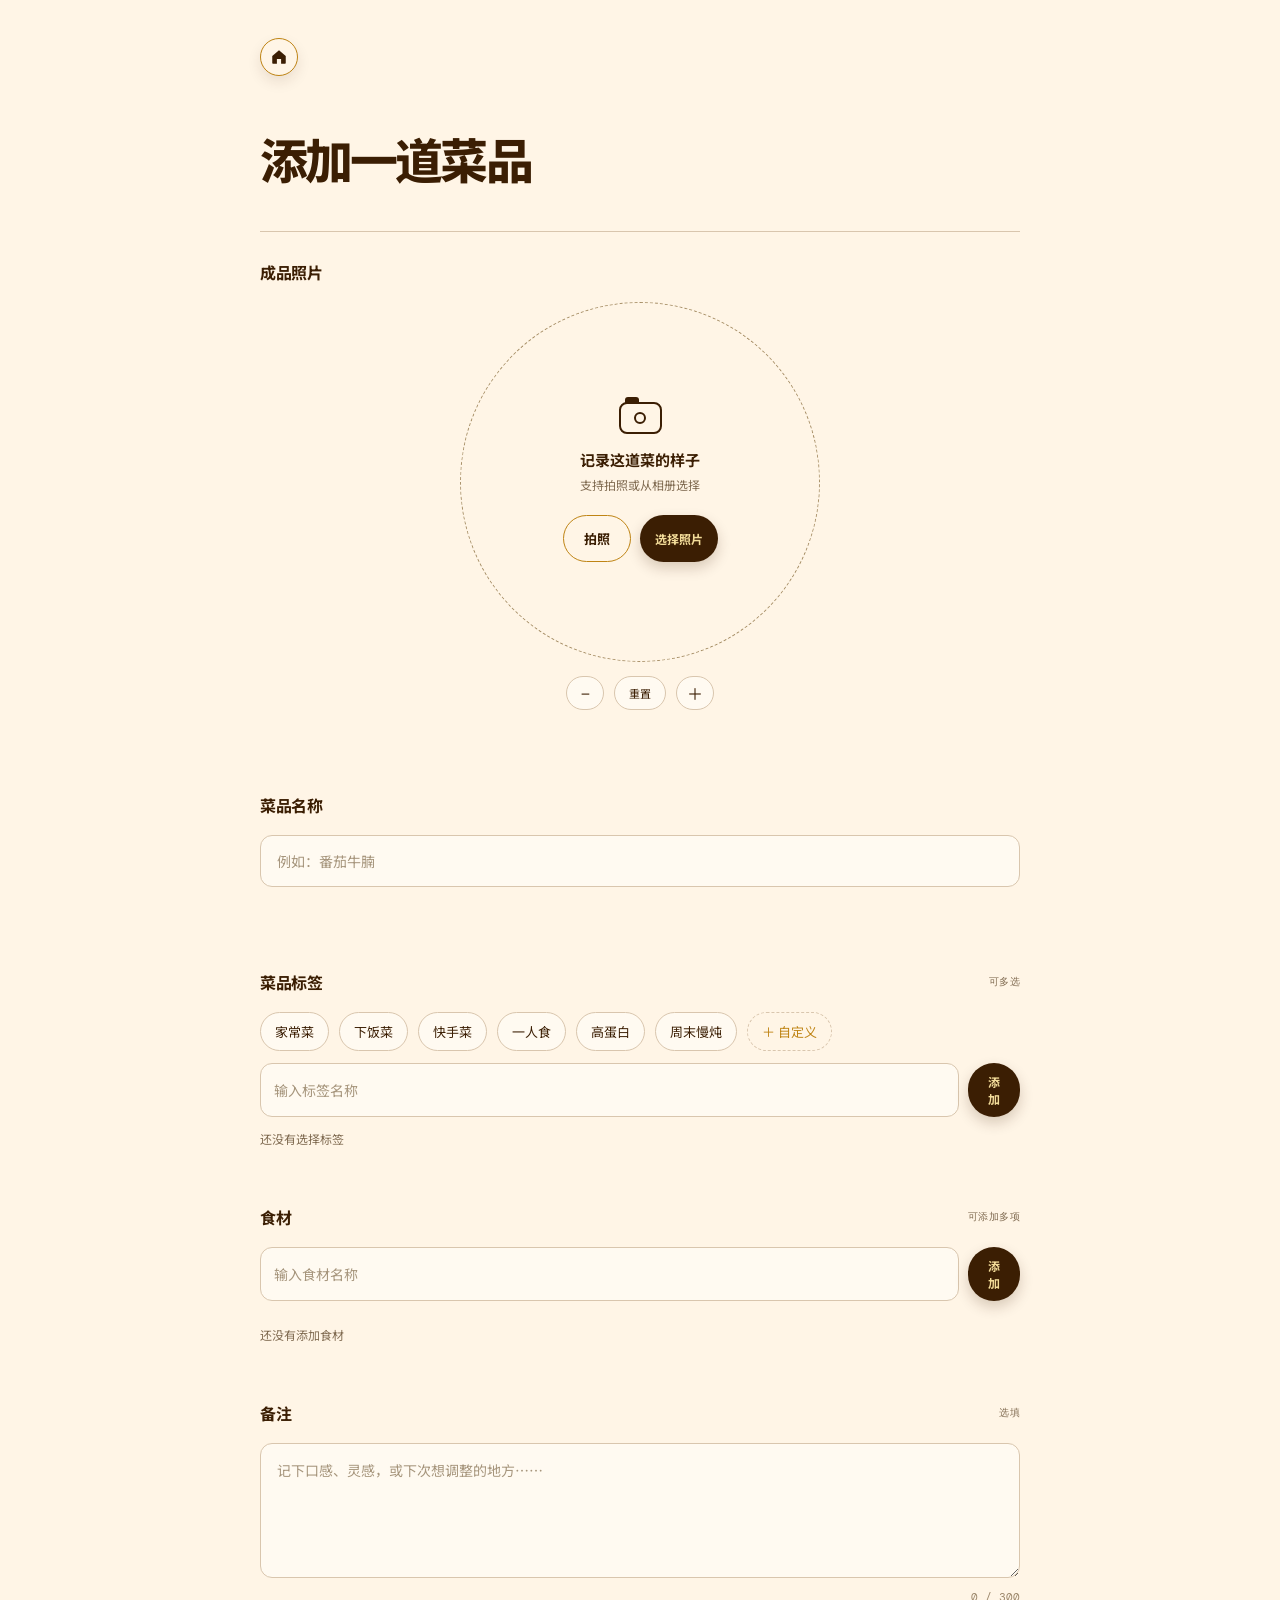
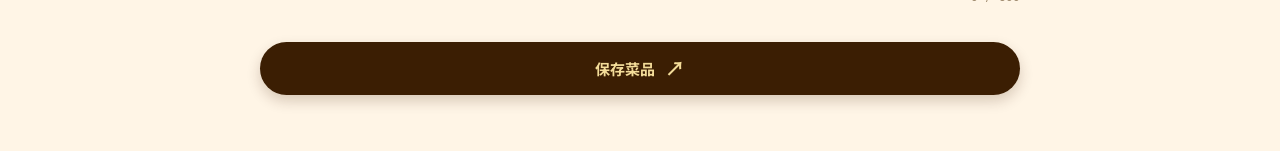
<file: outputs/index.html>
<!doctype html>
<html lang="zh-CN">
  <head>
    <meta charset="UTF-8" />
    <meta name="viewport" content="width=device-width, initial-scale=1, viewport-fit=cover" />
    <meta name="theme-color" content="#fbfaf7" />
    <script>
      if (window.location.pathname === '/') window.location.replace('/home');
    </script>
    <title>添加菜品 · Kitchen Workspace</title>
    <link rel="preconnect" href="https://fonts.googleapis.com" />
    <link rel="preconnect" href="https://fonts.gstatic.com" crossorigin />
    <link href="https://fonts.googleapis.com/css2?family=DM+Mono:wght@400;500&family=Manrope:wght@400;500;600;700;800&family=Noto+Sans+SC:wght@400;500;600;700;800&display=swap" rel="stylesheet" />
    <link rel="stylesheet" href="styles.css" />
  </head>
  <body>
    <main class="page-shell">
      <a class="home-button" href="/home" aria-label="返回主页" title="返回主页">
        <svg viewBox="0 0 24 24" aria-hidden="true"><path d="M3 10.8 12 3l9 7.8v9.2a1 1 0 0 1-1 1h-5.2v-6.2H9.2V21H4a1 1 0 0 1-1-1v-9.2Z"/></svg>
      </a>
      <section class="intro" aria-labelledby="page-title">
        <h1 id="page-title">添加一道菜品</h1>
      </section>

      <form id="dish-form" novalidate>
        <section class="form-section photo-section">
          <div class="section-heading">
            <div><h2>成品照片</h2></div>
          </div>
          <div class="photo-card" id="photo-card">
            <div class="photo-placeholder" id="photo-placeholder">
              <div class="camera-icon" aria-hidden="true"><span></span></div>
              <strong>记录这道菜的样子</strong>
              <span>支持拍照或从相册选择</span>
              <div class="photo-actions">
                <button class="secondary-button" type="button" id="camera-button">拍照</button>
                <button class="primary-button small" type="button" id="album-button">选择照片</button>
              </div>
            </div>
            <img id="photo-preview" alt="菜品照片预览" />
            <button class="remove-photo" type="button" id="remove-photo" aria-label="移除照片">×</button>
          </div>
          <div class="photo-adjust-controls" id="photo-adjust-controls" hidden>
            <button type="button" id="zoom-out" aria-label="缩小照片">−</button>
            <button type="button" id="reset-photo" aria-label="重置照片位置和缩放">重置</button>
            <button type="button" id="zoom-in" aria-label="放大照片">＋</button>
          </div>
          <input id="camera-input" type="file" accept="image/*" capture="environment" hidden />
          <input id="album-input" type="file" accept="image/*" hidden />
          <p class="field-error" id="photo-error" role="alert"></p>
        </section>

        <section class="form-section">
          <div class="section-heading">
            <div><h2>菜品名称</h2></div>
          </div>
          <label class="sr-only" for="dish-name">菜品名称</label>
          <input class="text-input" id="dish-name" name="dish-name" type="text" maxlength="40" placeholder="例如：番茄牛腩" autocomplete="off" />
          <p class="field-error" id="name-error" role="alert"></p>
        </section>

        <section class="form-section">
          <div class="section-heading">
            <div><h2>菜品标签</h2></div>
            <span class="optional-label">可多选</span>
          </div>
          <div class="tag-list" id="tag-list" aria-label="菜品标签">
            <button type="button" class="tag" data-tag="家常菜">家常菜</button>
            <button type="button" class="tag" data-tag="下饭菜">下饭菜</button>
            <button type="button" class="tag" data-tag="快手菜">快手菜</button>
            <button type="button" class="tag" data-tag="一人食">一人食</button>
            <button type="button" class="tag" data-tag="高蛋白">高蛋白</button>
            <button type="button" class="tag" data-tag="周末慢炖">周末慢炖</button>
            <button type="button" class="tag add-tag" id="add-tag">＋ 自定义</button>
          </div>
          <div class="custom-tag-row" id="custom-tag-row" hidden>
            <label class="sr-only" for="custom-tag">输入自定义标签</label>
            <input class="text-input compact" id="custom-tag" type="text" maxlength="12" placeholder="输入标签名称" />
            <button class="primary-button small" type="button" id="confirm-tag">添加</button>
          </div>
          <p class="selected-hint" id="selected-hint">还没有选择标签</p>
        </section>

        <section class="form-section ingredients-section">
          <div class="section-heading">
            <div><h2>食材</h2></div>
            <span class="optional-label">可添加多项</span>
          </div>
          <div class="custom-tag-row ingredient-input-row">
            <label class="sr-only" for="ingredient-input">输入食材名称</label>
            <input class="text-input compact" id="ingredient-input" type="text" maxlength="20" placeholder="输入食材名称" />
            <button class="primary-button small" type="button" id="add-ingredient">添加</button>
          </div>
          <div class="tag-list ingredient-list" id="ingredient-list" aria-label="已添加食材"></div>
          <p class="selected-hint" id="ingredient-hint">还没有添加食材</p>
        </section>

        <section class="form-section notes-section">
          <div class="section-heading">
            <div><h2>备注</h2></div>
            <span class="optional-label">选填</span>
          </div>
          <label class="sr-only" for="notes">备注</label>
          <textarea class="text-input textarea" id="notes" name="notes" maxlength="300" placeholder="记下口感、灵感，或下次想调整的地方……"></textarea>
          <div class="character-count"><span id="character-count">0</span> / 300</div>
        </section>

        <div class="form-footer">
          <button class="primary-button save-button" type="submit"><span>保存菜品</span><span class="arrow">↗</span></button>
        </div>
        <div class="feedback" id="feedback" role="status" aria-live="polite"></div>
      </form>
    </main>
    <script src="runtime-config.js"></script>
    <script type="module" src="app.js"></script>
  </body>
</html>
</file>
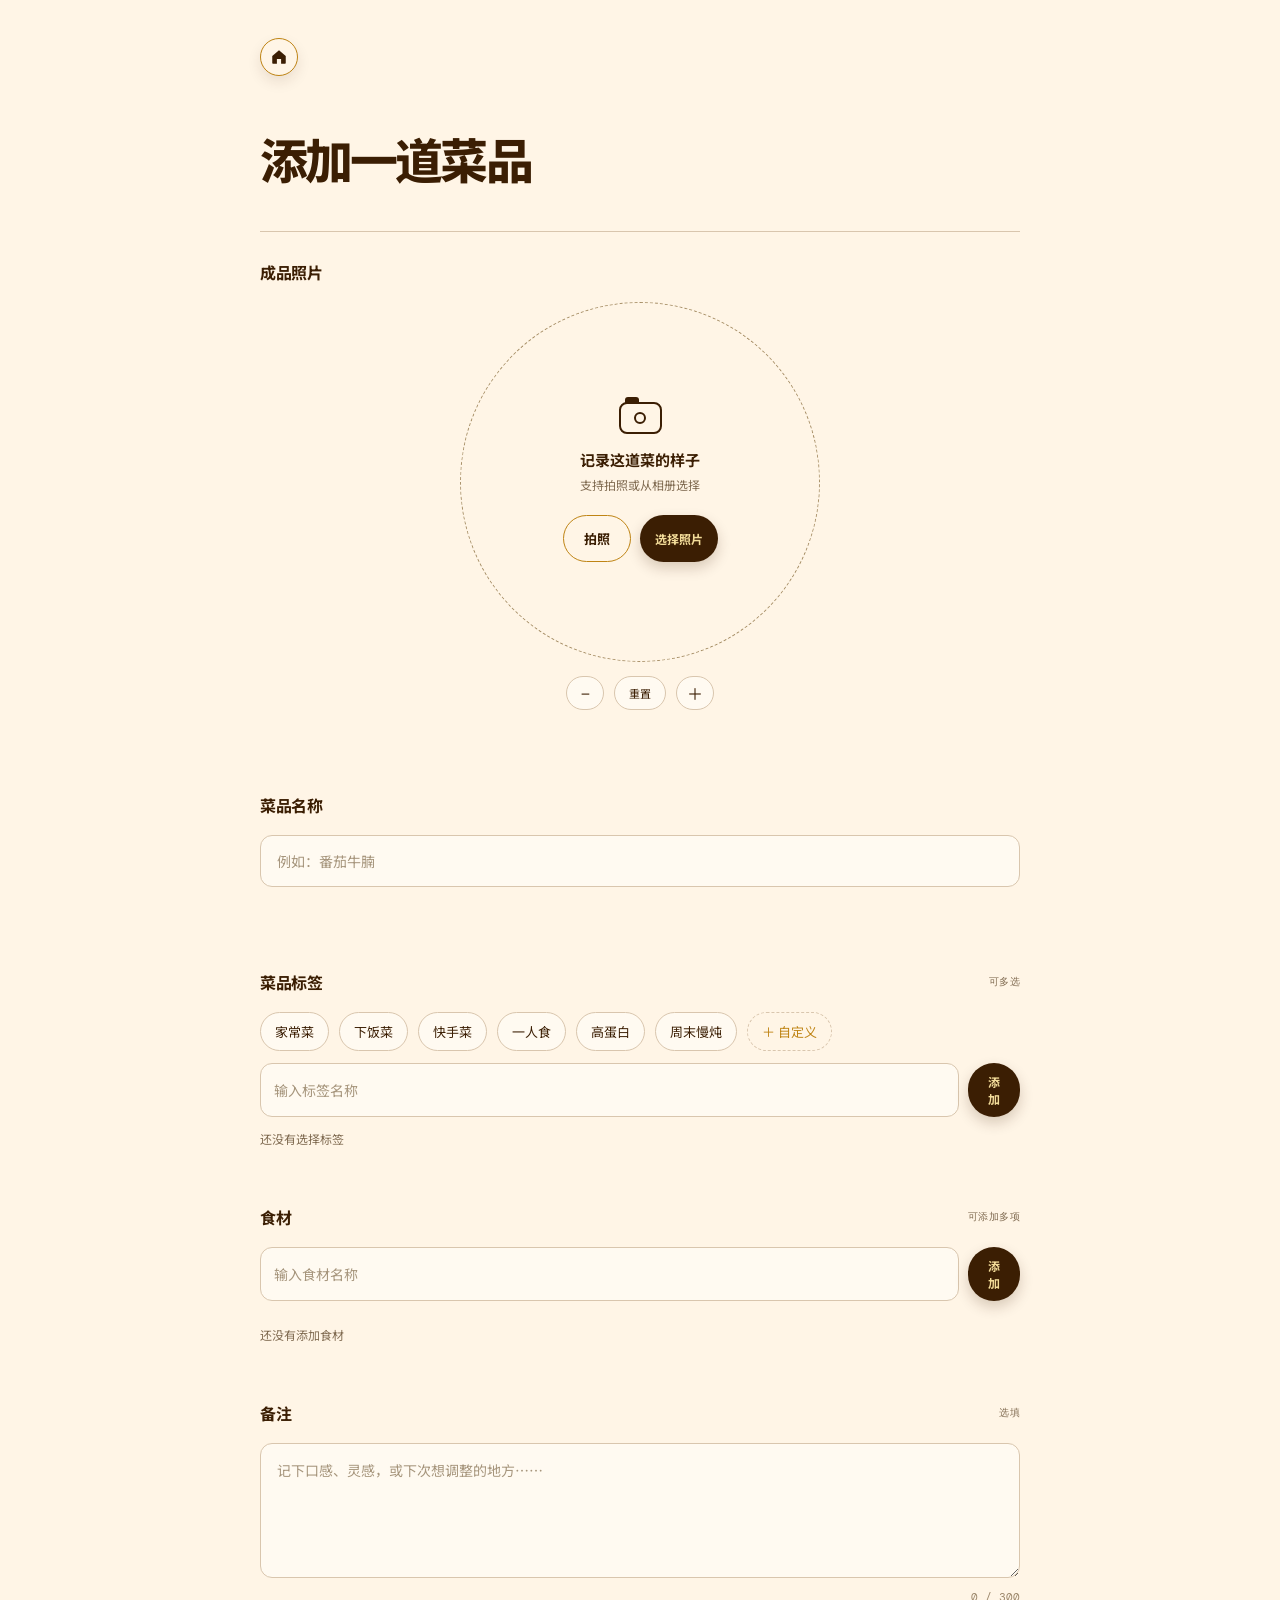
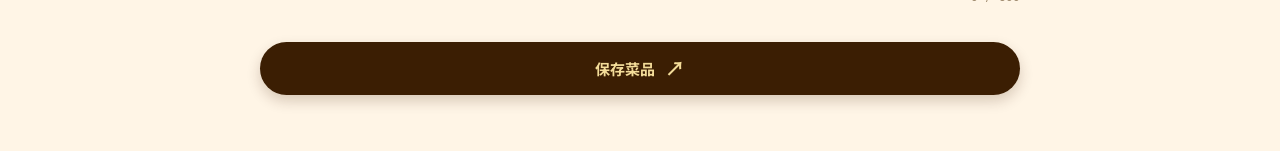
<file: outputs/add.html>
<!doctype html>
<html lang="zh-CN">
  <head>
    <meta charset="UTF-8" />
    <meta name="viewport" content="width=device-width, initial-scale=1, viewport-fit=cover" />
    <meta name="theme-color" content="#fbfaf7" />
    <title>添加菜品 · Kitchen Workspace</title>
    <link rel="preconnect" href="https://fonts.googleapis.com" />
    <link rel="preconnect" href="https://fonts.gstatic.com" crossorigin />
    <link href="https://fonts.googleapis.com/css2?family=DM+Mono:wght@400;500&family=Manrope:wght@400;500;600;700;800&family=Noto+Sans+SC:wght@400;500;600;700;800&display=swap" rel="stylesheet" />
    <link rel="stylesheet" href="styles.css" />
  </head>
  <body>
    <main class="page-shell">
      <a class="home-button" href="/home" aria-label="返回主页" title="返回主页">
        <svg viewBox="0 0 24 24" aria-hidden="true"><path d="M3 10.8 12 3l9 7.8v9.2a1 1 0 0 1-1 1h-5.2v-6.2H9.2V21H4a1 1 0 0 1-1-1v-9.2Z"/></svg>
      </a>
      <section class="intro" aria-labelledby="page-title">
        <h1 id="page-title">添加一道菜品</h1>
      </section>

      <form id="dish-form" novalidate>
        <section class="form-section photo-section">
          <div class="section-heading"><div><h2>成品照片</h2></div></div>
          <div class="photo-card" id="photo-card">
            <div class="photo-placeholder" id="photo-placeholder">
              <div class="camera-icon" aria-hidden="true"><span></span></div>
              <strong>记录这道菜的样子</strong>
              <span>支持拍照或从相册选择</span>
              <div class="photo-actions">
                <button class="secondary-button" type="button" id="camera-button">拍照</button>
                <button class="primary-button small" type="button" id="album-button">选择照片</button>
              </div>
            </div>
            <img id="photo-preview" alt="菜品照片预览" />
            <button class="remove-photo" type="button" id="remove-photo" aria-label="移除照片">×</button>
          </div>
          <div class="photo-adjust-controls" id="photo-adjust-controls" hidden>
            <button type="button" id="zoom-out" aria-label="缩小照片">−</button>
            <button type="button" id="reset-photo" aria-label="重置照片位置和缩放">重置</button>
            <button type="button" id="zoom-in" aria-label="放大照片">＋</button>
          </div>
          <input id="camera-input" type="file" accept="image/*" capture="environment" hidden />
          <input id="album-input" type="file" accept="image/*" hidden />
          <p class="field-error" id="photo-error" role="alert"></p>
        </section>

        <section class="form-section">
          <div class="section-heading"><div><h2>菜品名称</h2></div></div>
          <label class="sr-only" for="dish-name">菜品名称</label>
          <input class="text-input" id="dish-name" name="dish-name" type="text" maxlength="40" placeholder="例如：番茄牛腩" autocomplete="off" />
          <p class="field-error" id="name-error" role="alert"></p>
        </section>

        <section class="form-section">
          <div class="section-heading"><div><h2>菜品标签</h2></div><span class="optional-label">可多选</span></div>
          <div class="tag-list" id="tag-list" aria-label="菜品标签">
            <button type="button" class="tag" data-tag="家常菜">家常菜</button>
            <button type="button" class="tag" data-tag="下饭菜">下饭菜</button>
            <button type="button" class="tag" data-tag="快手菜">快手菜</button>
            <button type="button" class="tag" data-tag="一人食">一人食</button>
            <button type="button" class="tag" data-tag="高蛋白">高蛋白</button>
            <button type="button" class="tag" data-tag="周末慢炖">周末慢炖</button>
            <button type="button" class="tag add-tag" id="add-tag">＋ 自定义</button>
          </div>
          <div class="custom-tag-row" id="custom-tag-row" hidden>
            <label class="sr-only" for="custom-tag">输入自定义标签</label>
            <input class="text-input compact" id="custom-tag" type="text" maxlength="12" placeholder="输入标签名称" />
            <button class="primary-button small" type="button" id="confirm-tag">添加</button>
          </div>
          <p class="selected-hint" id="selected-hint">还没有选择标签</p>
        </section>

        <section class="form-section ingredients-section">
          <div class="section-heading"><div><h2>食材</h2></div><span class="optional-label">可添加多项</span></div>
          <div class="custom-tag-row ingredient-input-row">
            <label class="sr-only" for="ingredient-input">输入食材名称</label>
            <input class="text-input compact" id="ingredient-input" type="text" maxlength="20" placeholder="输入食材名称" />
            <button class="primary-button small" type="button" id="add-ingredient">添加</button>
          </div>
          <div class="tag-list ingredient-list" id="ingredient-list" aria-label="已添加食材"></div>
          <p class="selected-hint" id="ingredient-hint">还没有添加食材</p>
        </section>

        <section class="form-section notes-section">
          <div class="section-heading"><div><h2>备注</h2></div><span class="optional-label">选填</span></div>
          <label class="sr-only" for="notes">备注</label>
          <textarea class="text-input textarea" id="notes" name="notes" maxlength="300" placeholder="记下口感、灵感，或下次想调整的地方……"></textarea>
          <div class="character-count"><span id="character-count">0</span> / 300</div>
        </section>

        <div class="form-footer">
          <button class="primary-button save-button" type="submit"><span>保存菜品</span><span class="arrow">↗</span></button>
        </div>
        <div class="feedback" id="feedback" role="status" aria-live="polite"></div>
      </form>
    </main>
    <script src="runtime-config.js"></script>
    <script type="module" src="app.js"></script>
  </body>
</html>
</file>
<file: outputs/styles.css>
:root{--ink:#3b1e03;--muted:#806b51;--line:#d9c6ae;--paper:#fff5e6;--cream:#fff5e6;--green:#3b1e03;--green-dark:#281300;--lime:#f3dc99;--gold:#bf8414;--error:#a64f2d;--shadow:0 18px 45px rgba(59,30,3,.12)}
.home-button{display:grid;place-items:center;width:38px;height:38px;border:1px solid var(--gold);border-radius:50%;background:var(--cream);color:var(--ink);text-decoration:none;box-shadow:0 6px 14px rgba(59,30,3,.1);transition:.2s}.home-button:hover,.home-button:focus-visible{background:var(--gold);color:var(--paper);transform:translateY(-1px);outline:none}.home-button svg{width:18px;height:18px;fill:currentColor}
.form-section.form-section{border-top:0}
.form-section.form-section:first-child{border-top:1px solid var(--line)}
.ingredient-list{margin-top:12px}
.photo-section .photo-card{width:min(100%,360px);aspect-ratio:1;min-height:0;margin:0 auto;border-radius:50%;touch-action:none;cursor:grab}.photo-section .photo-card:active{cursor:grabbing}.photo-adjust-controls{display:flex;justify-content:center;align-items:center;gap:10px;margin:14px auto 0}.photo-adjust-controls button{min-width:38px;height:34px;border:1px solid var(--line);border-radius:99px;background:#fffaf1;color:var(--ink);font-size:16px}.photo-adjust-controls button:nth-child(2){padding:0 14px;font-size:11px}.photo-adjust-controls button:hover,.photo-adjust-controls button:focus-visible{border-color:var(--gold);outline:none}.photo-card img{transform:translate3d(var(--photo-x,0px),var(--photo-y,0px),0) scale(var(--photo-scale,1));transform-origin:center;user-select:none;pointer-events:none}.photo-placeholder{padding:24px}.photo-card.has-photo + .photo-adjust-controls{display:flex}@media (max-width:520px){.photo-section .photo-card{width:min(100%,320px)}}
*{box-sizing:border-box}html{background:var(--paper)}body{margin:0;color:var(--ink);font-family:"Noto Sans SC",Manrope,sans-serif;background:var(--paper)}button,input,textarea{font:inherit}button{cursor:pointer}.page-shell{width:min(100% - 40px,760px);margin:0 auto;padding:28px 0 56px}.topbar{display:flex;align-items:center;gap:10px;border-bottom:1px solid var(--line);padding-bottom:20px}.brand-mark{display:flex;align-items:flex-end;gap:3px;width:26px;height:25px}.brand-mark span{display:block;width:6px;border-radius:6px;background:var(--gold)}.brand-mark span:nth-child(1){height:13px}.brand-mark span:nth-child(2){height:21px}.brand-mark span:nth-child(3){height:17px}.brand-copy{display:flex;flex-direction:column;line-height:1}.brand-copy .eyebrow{font:500 10px "DM Mono",monospace;letter-spacing:.2em;color:var(--gold)}.brand-copy strong{font-size:13px;letter-spacing:.03em;margin-top:5px}.topbar-status{margin-left:auto;border:1px solid var(--gold);border-radius:99px;color:var(--ink);font:500 10px "DM Mono",monospace;letter-spacing:.09em;padding:7px 10px}.topbar-status i{display:inline-block;width:5px;height:5px;border-radius:50%;background:var(--gold);margin:0 5px 1px 0}.intro{padding:56px 0 34px}.kicker{font:500 11px "DM Mono",monospace;color:var(--gold);letter-spacing:.12em;margin:0 0 15px}.kicker span{color:#9d886c}.intro h1{font-size:clamp(32px,6vw,48px);letter-spacing:-.06em;line-height:1.1;margin:0 0 12px;font-weight:800}.intro-copy{font-size:14px;color:var(--muted);margin:0}.form-section{border-top:1px solid var(--line);padding:28px 0 30px}.section-heading{display:flex;justify-content:space-between;align-items:center;margin-bottom:18px}.section-heading>div{display:flex;align-items:center;gap:11px}.section-heading h2{font-size:16px;margin:0;font-weight:700;letter-spacing:-.02em}.optional-label{font:500 10px "DM Mono",monospace;letter-spacing:.05em;color:var(--muted)}.photo-card{position:relative;min-height:300px;overflow:hidden;border:1px dashed #a89068;border-radius:20px;background:var(--cream);display:grid;place-items:center;transition:.2s}.photo-card.has-error{border-color:var(--error);box-shadow:0 0 0 3px #f2c9ad}.photo-placeholder{text-align:center;display:flex;flex-direction:column;align-items:center}.camera-icon{width:43px;height:32px;border:2px solid var(--ink);border-radius:8px;position:relative;margin-bottom:15px}.camera-icon:before{content:"";position:absolute;width:14px;height:6px;border-radius:3px 3px 0 0;background:var(--ink);left:4px;top:-7px}.camera-icon span{position:absolute;width:12px;height:12px;border:2px solid var(--ink);border-radius:50%;left:13px;top:8px}.photo-placeholder strong{font-size:15px;margin-bottom:6px}.photo-placeholder>span{font-size:12px;color:var(--muted)}.photo-actions{display:flex;gap:9px;margin-top:22px}.primary-button,.secondary-button{border:0;border-radius:99px;padding:13px 20px;font-weight:700;font-size:13px;transition:.2s}.primary-button{background:var(--ink);color:var(--lime);box-shadow:0 6px 14px rgba(59,30,3,.2)}.primary-button:hover{background:var(--green-dark);transform:translateY(-1px)}.secondary-button{background:transparent;color:var(--ink);border:1px solid var(--gold)}.secondary-button:hover{background:var(--lime);border-color:var(--gold)}.small{padding:10px 15px;font-size:12px}.photo-card img{width:100%;height:100%;position:absolute;inset:0;object-fit:cover;display:none}.photo-card.has-photo img{display:block}.photo-card.has-photo .photo-placeholder{display:none}.remove-photo{display:none;position:absolute;right:12px;top:12px;width:32px;height:32px;border:0;border-radius:50%;background:rgba(59,30,3,.8);color:var(--lime);font-size:23px;line-height:1}.photo-card.has-photo .remove-photo{display:block}.text-input{width:100%;border:1px solid var(--line);background:#fffaf1;border-radius:12px;padding:15px 16px;color:var(--ink);outline:none;transition:.2s;font-size:14px}.text-input:focus{border-color:var(--gold);box-shadow:0 0 0 3px #f3dc99}.text-input::placeholder{color:#a6957c}.field-error{min-height:18px;margin:7px 2px 0;color:var(--error);font-size:12px}.tag-list{display:flex;flex-wrap:wrap;gap:10px}.tag{border:1px solid var(--line);background:#fffaf1;color:var(--ink);border-radius:99px;padding:9px 14px;font-size:13px;transition:.2s}.tag:hover{border-color:var(--gold)}.tag.selected{background:var(--ink);color:var(--lime);border-color:var(--ink)}.tag.add-tag{border-style:dashed;color:var(--gold);background:transparent}.custom-tag-row{display:flex;gap:9px;margin-top:12px}.compact{padding:11px 13px}.selected-hint{color:var(--muted);font-size:12px;margin:13px 0 0}.textarea{min-height:135px;resize:vertical;line-height:1.7}.character-count{text-align:right;color:#9d886c;font:11px "DM Mono",monospace;margin-top:7px}.form-footer{text-align:center;padding-top:8px}.save-button{width:100%;font-size:15px;display:flex;justify-content:center;align-items:center;gap:10px;padding:16px}.arrow{font-size:20px;line-height:10px}.local-note{color:#806b51;font-size:11px;margin:14px 0 0}.lock-icon{font-size:15px;vertical-align:-1px;margin-right:4px}.feedback{display:none;border-radius:12px;padding:13px 15px;margin-top:18px;font-size:13px;line-height:1.5}.feedback.success{display:block;background:var(--lime);color:var(--ink)}.feedback.error{display:block;background:#f2c9ad;color:var(--ink)}.sr-only{position:absolute;width:1px;height:1px;padding:0;margin:-1px;overflow:hidden;clip:rect(0,0,0,0);white-space:nowrap;border:0}@media (max-width:520px){.page-shell{width:min(100% - 32px,760px);padding-top:20px}.intro{padding:44px 0 27px}.photo-card{min-height:270px}.topbar-status{font-size:9px;padding:6px 8px}.form-section{padding:24px 0 26px}}@media (min-width:700px){.page-shell{padding-top:38px}.photo-card{min-height:340px}}
</file>
